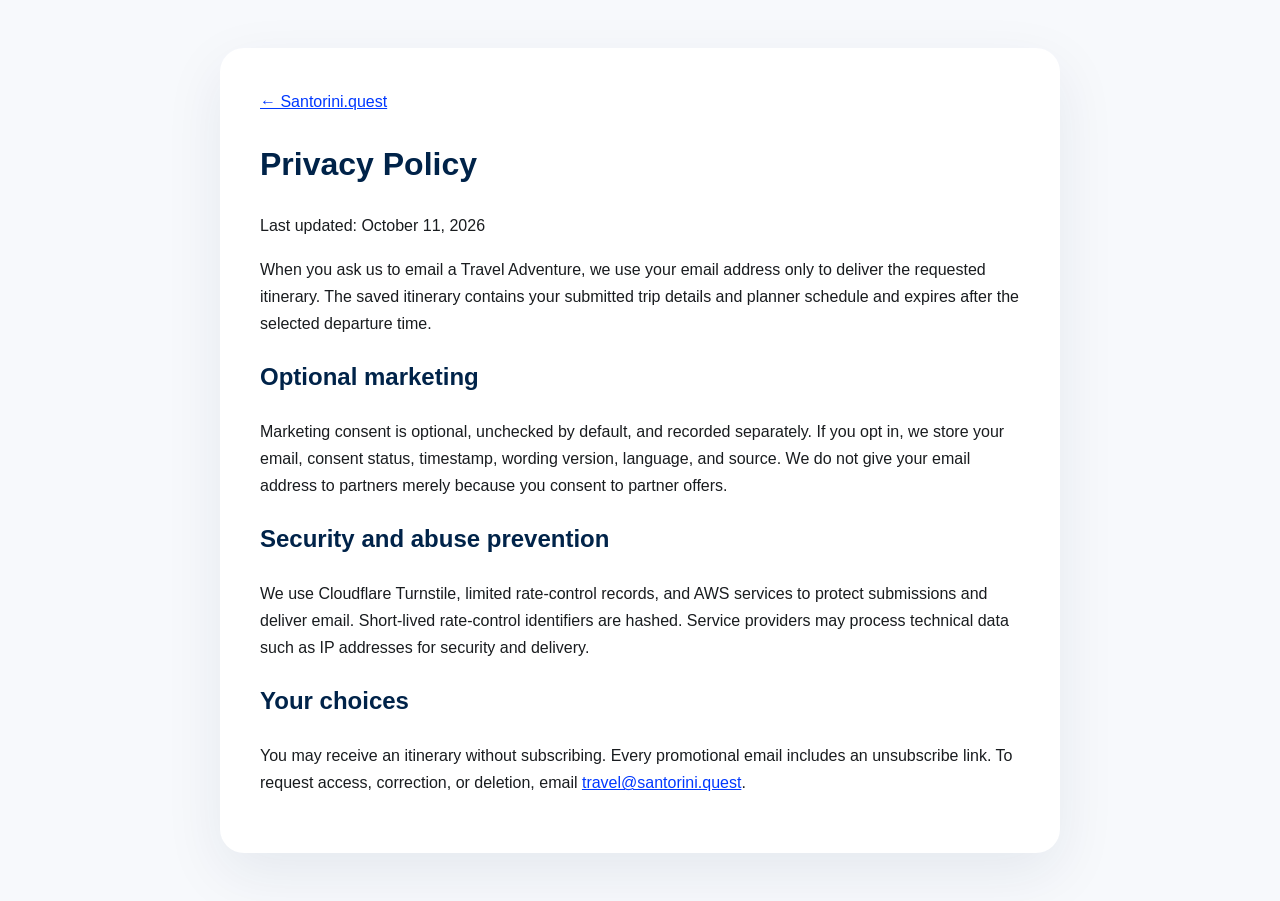
<file: site/privacy.html>
<!doctype html><html lang="en"><head><meta charset="utf-8"><meta name="viewport" content="width=device-width,initial-scale=1"><meta name="description" content="Santorini.quest privacy policy"><title>Privacy Policy — Santorini.quest</title><style>body{margin:0;background:#f7f9fc;color:#191c1f;font:16px/1.7 -apple-system,BlinkMacSystemFont,"Segoe UI",sans-serif}.page{max-width:760px;margin:48px auto;padding:40px;background:#fff;border-radius:24px;box-shadow:0 20px 60px #00234914}h1,h2{color:#002349}a{color:#0038ff}@media(max-width:720px){.page{margin:0;padding:28px 20px;border-radius:0}}</style></head><body><main class="page"><a href="/">← Santorini.quest</a><h1>Privacy Policy</h1><p>Last updated: October 11, 2026</p><p>When you ask us to email a Travel Adventure, we use your email address only to deliver the requested itinerary. The saved itinerary contains your submitted trip details and planner schedule and expires after the selected departure time.</p><h2>Optional marketing</h2><p>Marketing consent is optional, unchecked by default, and recorded separately. If you opt in, we store your email, consent status, timestamp, wording version, language, and source. We do not give your email address to partners merely because you consent to partner offers.</p><h2>Security and abuse prevention</h2><p>We use Cloudflare Turnstile, limited rate-control records, and AWS services to protect submissions and deliver email. Short-lived rate-control identifiers are hashed. Service providers may process technical data such as IP addresses for security and delivery.</p><h2>Your choices</h2><p>You may receive an itinerary without subscribing. Every promotional email includes an unsubscribe link. To request access, correction, or deletion, email <a href="mailto:travel@santorini.quest">travel@santorini.quest</a>.</p></main></body></html>
</file>
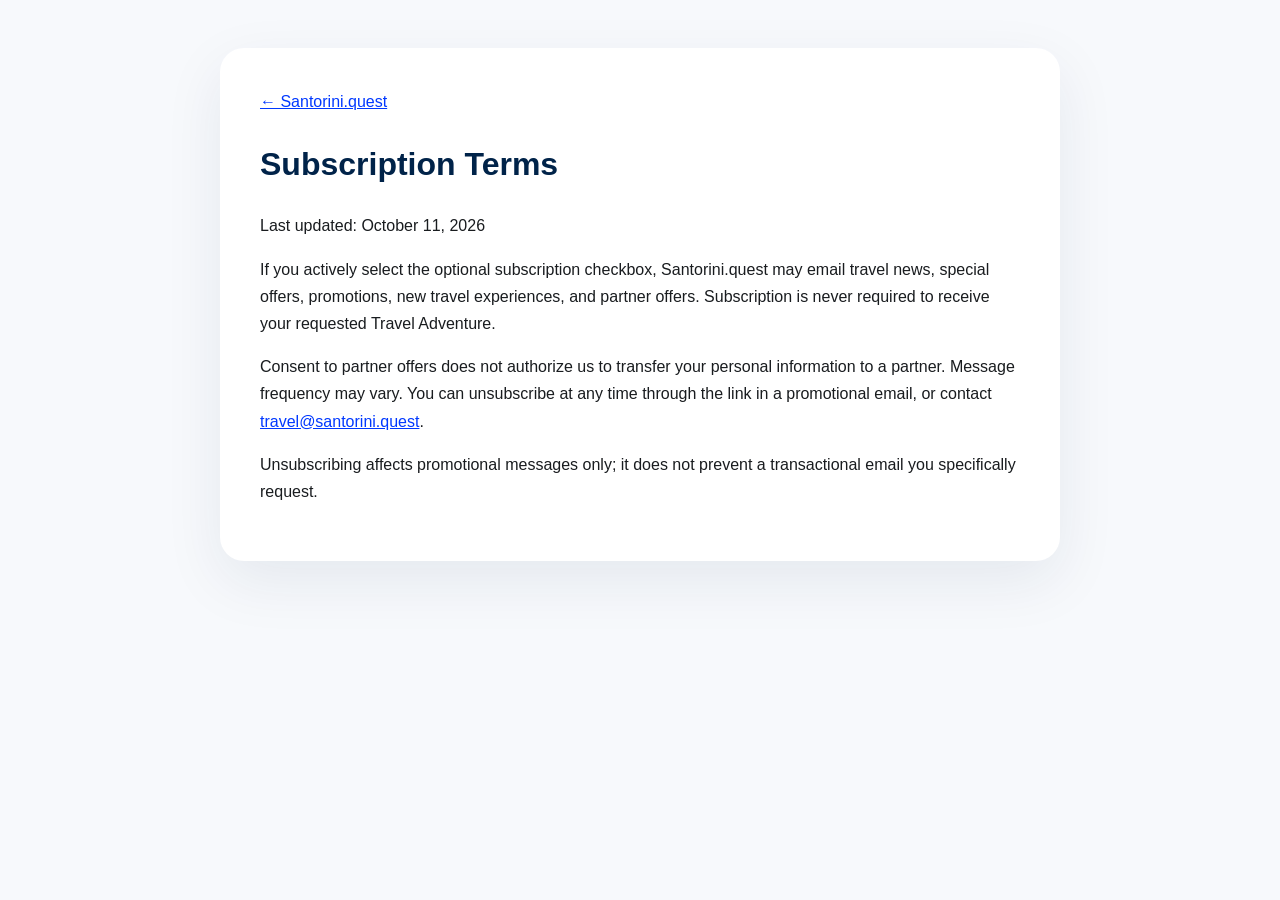
<file: site/subscription-terms.html>
<!doctype html><html lang="en"><head><meta charset="utf-8"><meta name="viewport" content="width=device-width,initial-scale=1"><meta name="description" content="Santorini.quest subscription terms"><title>Subscription Terms — Santorini.quest</title><style>body{margin:0;background:#f7f9fc;color:#191c1f;font:16px/1.7 -apple-system,BlinkMacSystemFont,"Segoe UI",sans-serif}.page{max-width:760px;margin:48px auto;padding:40px;background:#fff;border-radius:24px;box-shadow:0 20px 60px #00234914}h1,h2{color:#002349}a{color:#0038ff}@media(max-width:720px){.page{margin:0;padding:28px 20px;border-radius:0}}</style></head><body><main class="page"><a href="/">← Santorini.quest</a><h1>Subscription Terms</h1><p>Last updated: October 11, 2026</p><p>If you actively select the optional subscription checkbox, Santorini.quest may email travel news, special offers, promotions, new travel experiences, and partner offers. Subscription is never required to receive your requested Travel Adventure.</p><p>Consent to partner offers does not authorize us to transfer your personal information to a partner. Message frequency may vary. You can unsubscribe at any time through the link in a promotional email, or contact <a href="mailto:travel@santorini.quest">travel@santorini.quest</a>.</p><p>Unsubscribing affects promotional messages only; it does not prevent a transactional email you specifically request.</p></main></body></html>
</file>
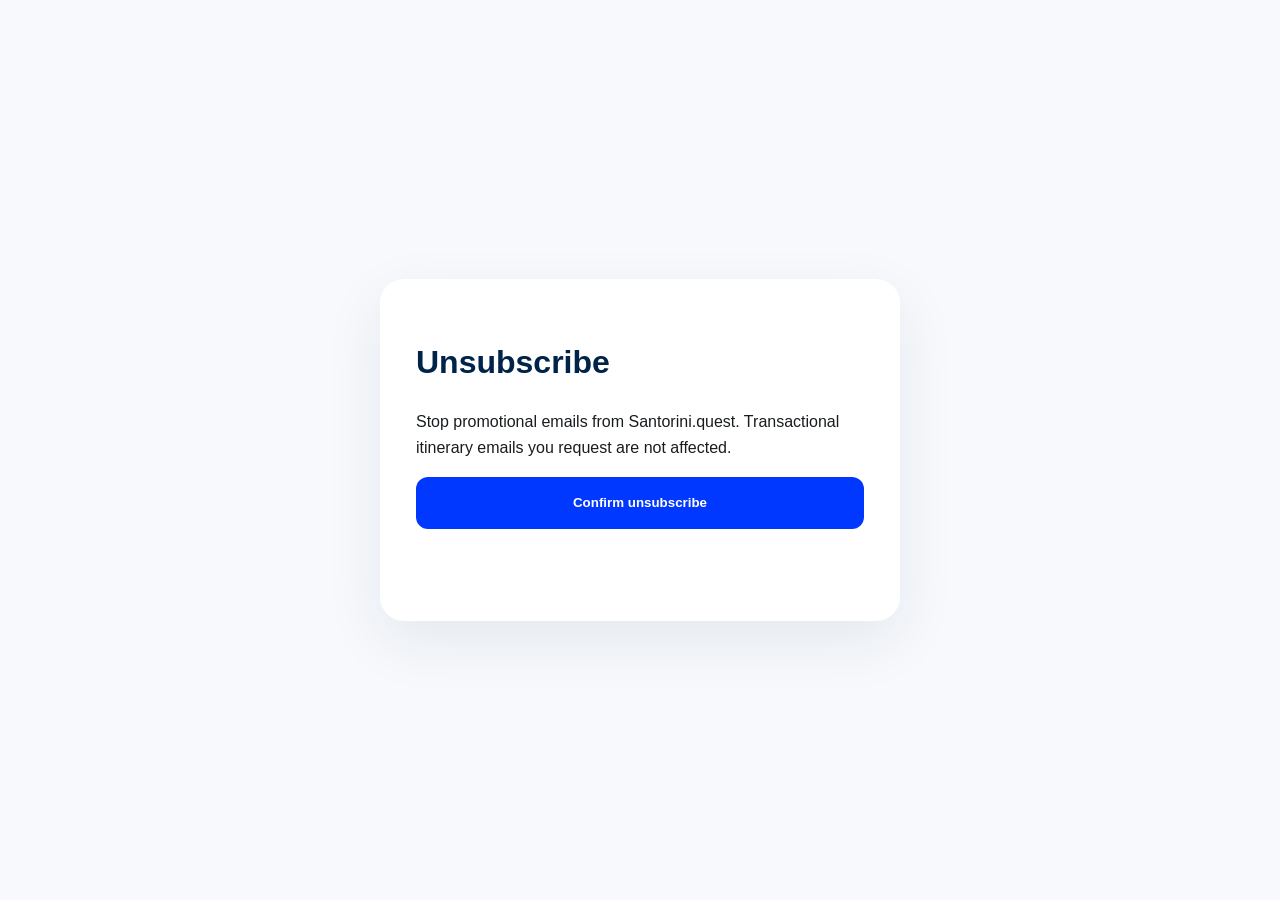
<file: site/unsubscribe.html>
<!doctype html><html lang="en"><head><meta charset="utf-8"><meta name="viewport" content="width=device-width,initial-scale=1"><title>Unsubscribe — Santorini.quest</title><style>body{margin:0;min-height:100vh;display:grid;place-items:center;background:#f7f9fc;color:#191c1f;font:16px/1.6 -apple-system,BlinkMacSystemFont,"Segoe UI",sans-serif}.card{width:min(520px,calc(100% - 32px));padding:36px;box-sizing:border-box;background:#fff;border-radius:24px;box-shadow:0 20px 60px #00234914}h1{color:#002349}.button{width:100%;min-height:52px;border:0;border-radius:12px;background:#0038ff;color:#fff;font-weight:800;cursor:pointer}#status{min-height:24px}</style></head><body><main class="card"><h1>Unsubscribe</h1><p>Stop promotional emails from Santorini.quest. Transactional itinerary emails you request are not affected.</p><button class="button" id="unsubscribe" type="button">Confirm unsubscribe</button><p id="status" role="status"></p></main><script>document.querySelector('#unsubscribe').onclick=async e=>{const token=new URLSearchParams(location.search).get('token');if(!token)return document.querySelector('#status').textContent='This unsubscribe link is invalid.';e.currentTarget.disabled=true;try{const r=await fetch('https://pbvoeysg9a.execute-api.us-east-1.amazonaws.com/unsubscribe',{method:'POST',headers:{'content-type':'application/json'},body:JSON.stringify({token})});if(!r.ok)throw 0;document.querySelector('#status').textContent='You have been unsubscribed.'}catch{document.querySelector('#status').textContent='We could not update your subscription. Please try again.'}finally{e.currentTarget.disabled=false}};</script></body></html>
</file>
